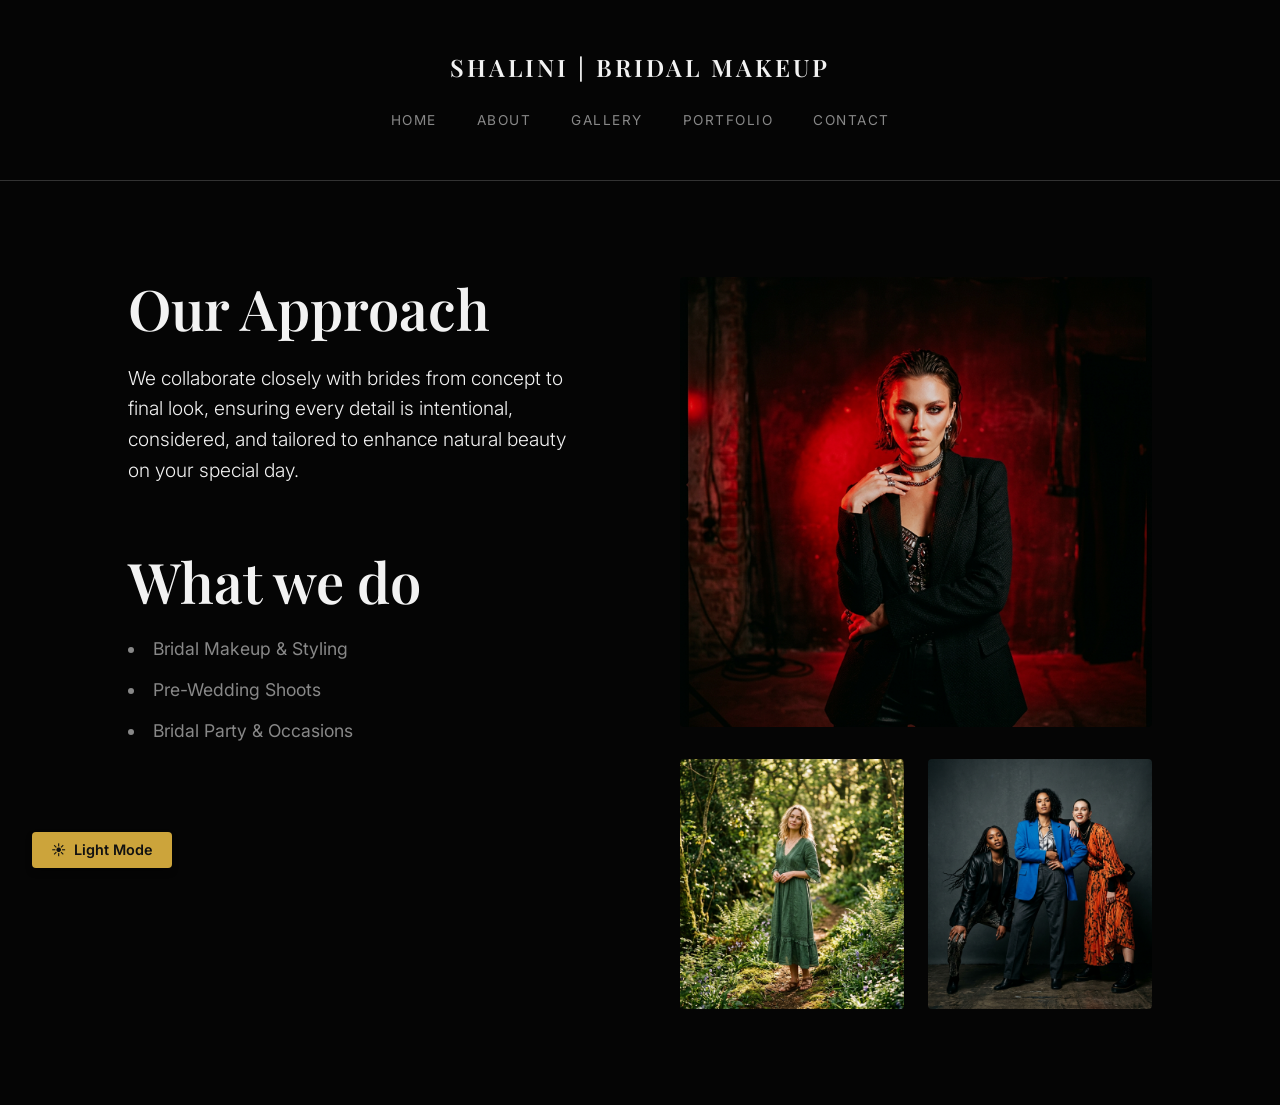
<file: index.html>
<!DOCTYPE html>
<html lang="en">
<head>
    <meta charset="UTF-8">
    <meta name="viewport" content="width=device-width, initial-scale=1.0">
    <title>Shalini | Bridal Makeup Artist</title>
    <link rel="stylesheet" href="styles.css">
    <link href="https://fonts.googleapis.com/css2?family=Playfair+Display:wght@400;600&family=Inter:wght@300;400;500&display=swap" rel="stylesheet">
</head>
<body>
    <header>
        <div class="logo">SHALINI | BRIDAL MAKEUP</div>
        <nav>
            <a href="index.html" class="active">HOME</a>
            <a href="about.html">ABOUT</a>
            <a href="gallery.html">GALLERY</a>
            <a href="portfolio.html">PORTFOLIO</a>
            <a href="contact.html">CONTACT</a>
        </nav>
    </header>

    <button id="theme-toggle" class="theme-toggle">
        <span class="icon">☀️</span> <span id="theme-text">Light Mode</span>
    </button>

    <main>
        <section id="home" class="approach-section">
            <div class="content-left">
                <h2>Our Approach</h2>
                <p>We collaborate closely with brides from concept to final look, ensuring every detail is intentional, considered, and tailored to enhance natural beauty on your special day.</p>
                
                <h2>What we do</h2>
                <ul>
                    <li>Bridal Makeup & Styling</li>
                    <li>Pre-Wedding Shoots</li>
                    <li>Bridal Party & Occasions</li>
                </ul>
            </div>
            <div class="images-right">
                <div class="main-image">
                    <img src="images/fashion_portrait.webp" alt="Model in red">
                </div>
                <div class="sub-images">
                    <img src="images/nature_portrait.webp" alt="Model in nature">
                    <img src="images/group_models.webp" alt="Models posing">
                </div>
            </div>
        </section>
    </main>
    <script src="script.js"></script>
</body>
</html>
</file>
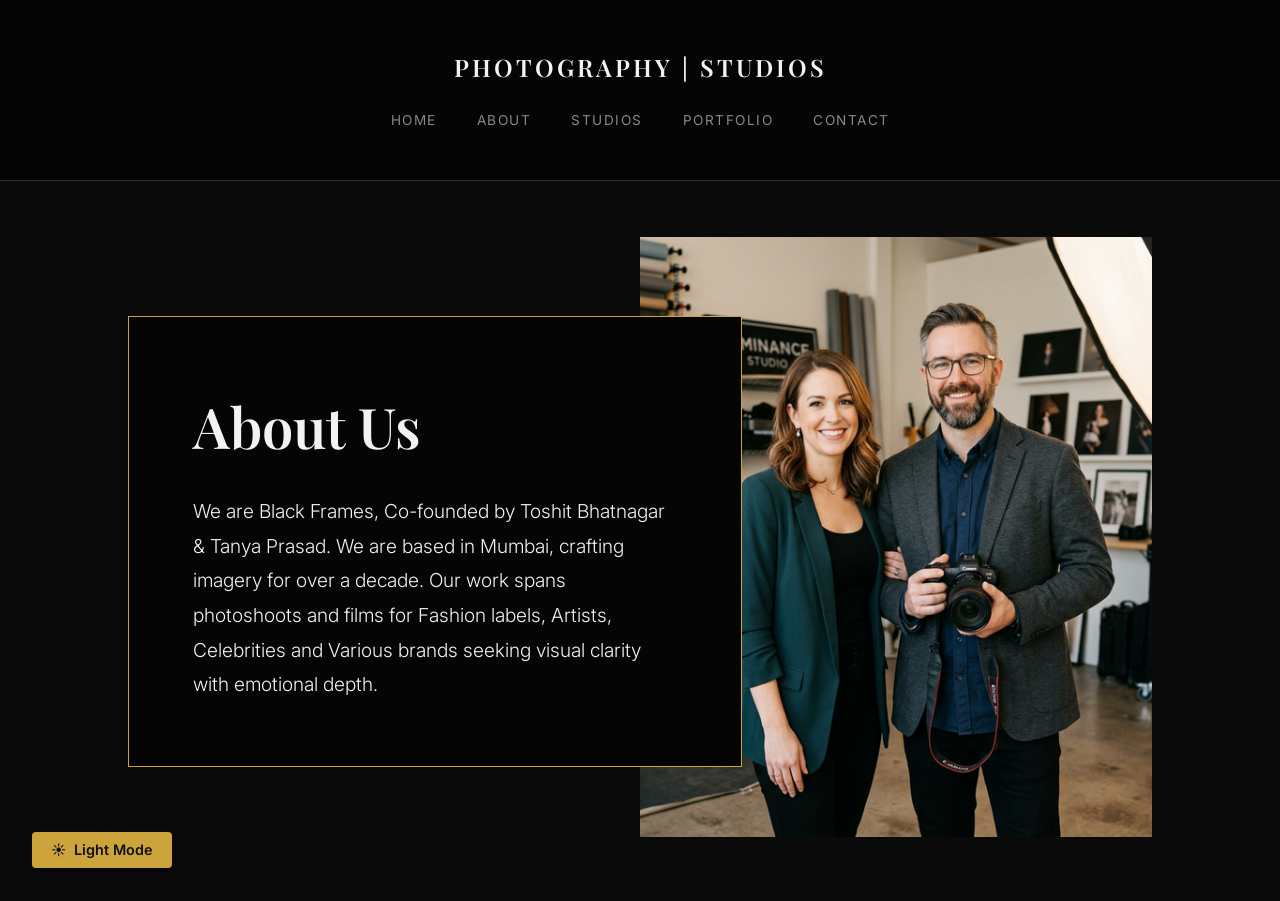
<file: about.html>
<!DOCTYPE html>
<html lang="en">
<head>
    <meta charset="UTF-8">
    <meta name="viewport" content="width=device-width, initial-scale=1.0">
    <title>Black Frames | About</title>
    <link rel="stylesheet" href="styles.css">
    <link href="https://fonts.googleapis.com/css2?family=Playfair+Display:wght@400;600&family=Inter:wght@300;400;500&display=swap" rel="stylesheet">
</head>
<body>
    <header>
        <div class="logo">PHOTOGRAPHY | STUDIOS</div>
        <nav>
            <a href="index.html">HOME</a>
            <a href="about.html" class="active">ABOUT</a>
            <a href="studios.html">STUDIOS</a>
            <a href="portfolio.html">PORTFOLIO</a>
            <a href="contact.html">CONTACT</a>
        </nav>
    </header>

    <button id="theme-toggle" class="theme-toggle">
        <span class="icon">☀️</span> <span id="theme-text">Light Mode</span>
    </button>

    <main>
        <section id="about" class="about-section" style="min-height: 80vh;">
            <div class="about-container">
                <div class="about-text-box">
                    <h2>About Us</h2>
                    <p>We are Black Frames, Co-founded by Toshit Bhatnagar & Tanya Prasad. We are based in Mumbai, crafting imagery for over a decade. Our work spans photoshoots and films for Fashion labels, Artists, Celebrities and Various brands seeking visual clarity with emotional depth.</p>
                </div>
                <div class="about-image">
                    <img src="images/founders.webp" alt="Founders">
                </div>
            </div>
        </section>
    </main>
    <script src="script.js"></script>
</body>
</html>
</file>
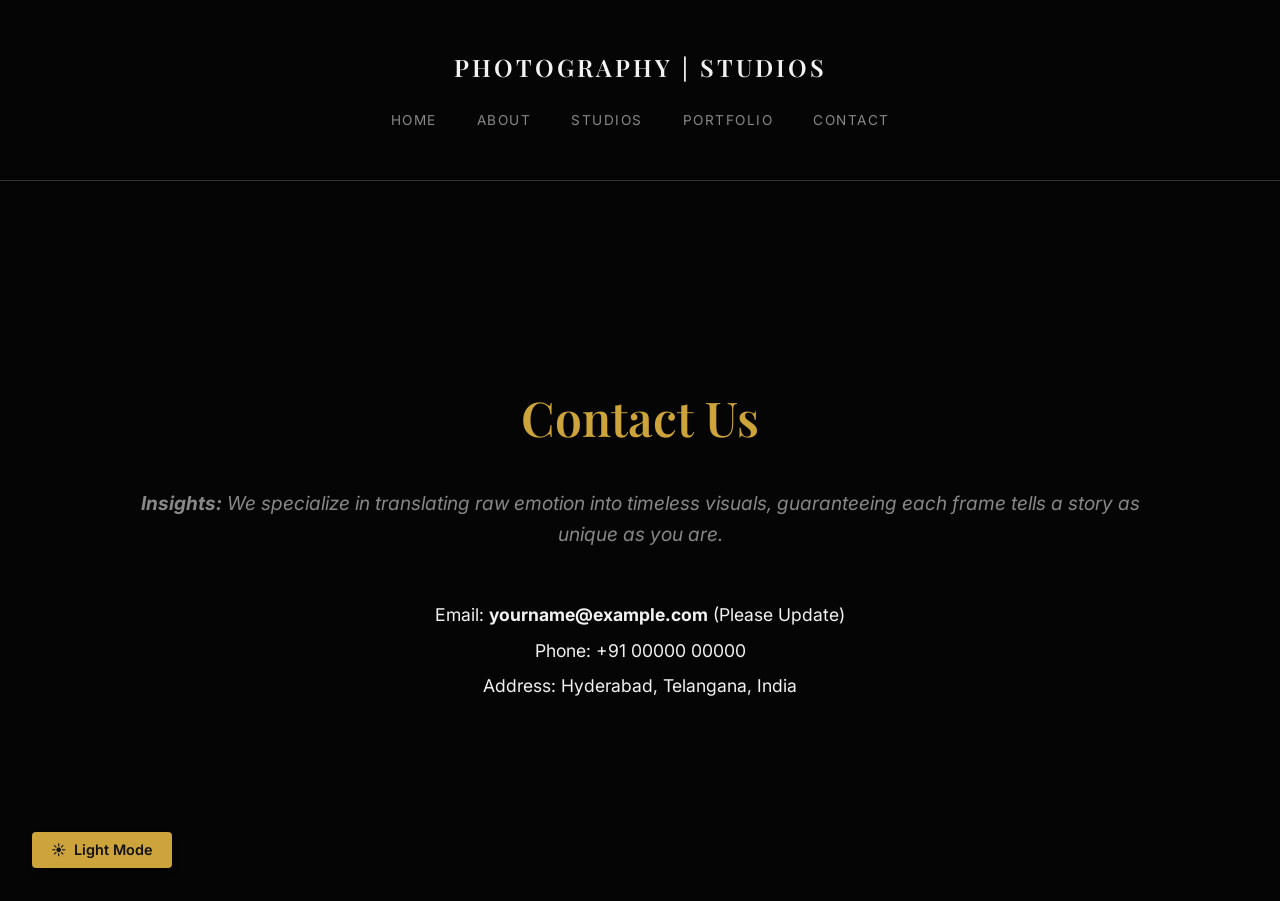
<file: contact.html>
<!DOCTYPE html>
<html lang="en">
<head>
    <meta charset="UTF-8">
    <meta name="viewport" content="width=device-width, initial-scale=1.0">
    <title>Black Frames | Contact</title>
    <link rel="stylesheet" href="styles.css">
    <link href="https://fonts.googleapis.com/css2?family=Playfair+Display:wght@400;600&family=Inter:wght@300;400;500&display=swap" rel="stylesheet">
</head>
<body>
    <header>
        <div class="logo">PHOTOGRAPHY | STUDIOS</div>
        <nav>
            <a href="index.html">HOME</a>
            <a href="about.html">ABOUT</a>
            <a href="studios.html">STUDIOS</a>
            <a href="portfolio.html">PORTFOLIO</a>
            <a href="contact.html" class="active">CONTACT</a>
        </nav>
    </header>

    <button id="theme-toggle" class="theme-toggle">
        <span class="icon">☀️</span> <span id="theme-text">Light Mode</span>
    </button>

    <main>
        <section id="contact" class="contact-section" style="min-height: 80vh;">
            <div class="contact-container">
                 <h2>Contact Us</h2>
                 <p class="insights-text">
                     <strong>Insights:</strong> We specialize in translating raw emotion into timeless visuals, guaranteeing each frame tells a story as unique as you are.
                 </p>
                 <div class="contact-info">
                     <p>Email: <b>yourname@example.com</b> (Please Update)</p>
                     <p>Phone: +91 00000 00000</p>
                     <p>Address: Hyderabad, Telangana, India</p>
                 </div>
            </div>
        </section>
    </main>
    <script src="script.js"></script>
</body>
</html>
</file>
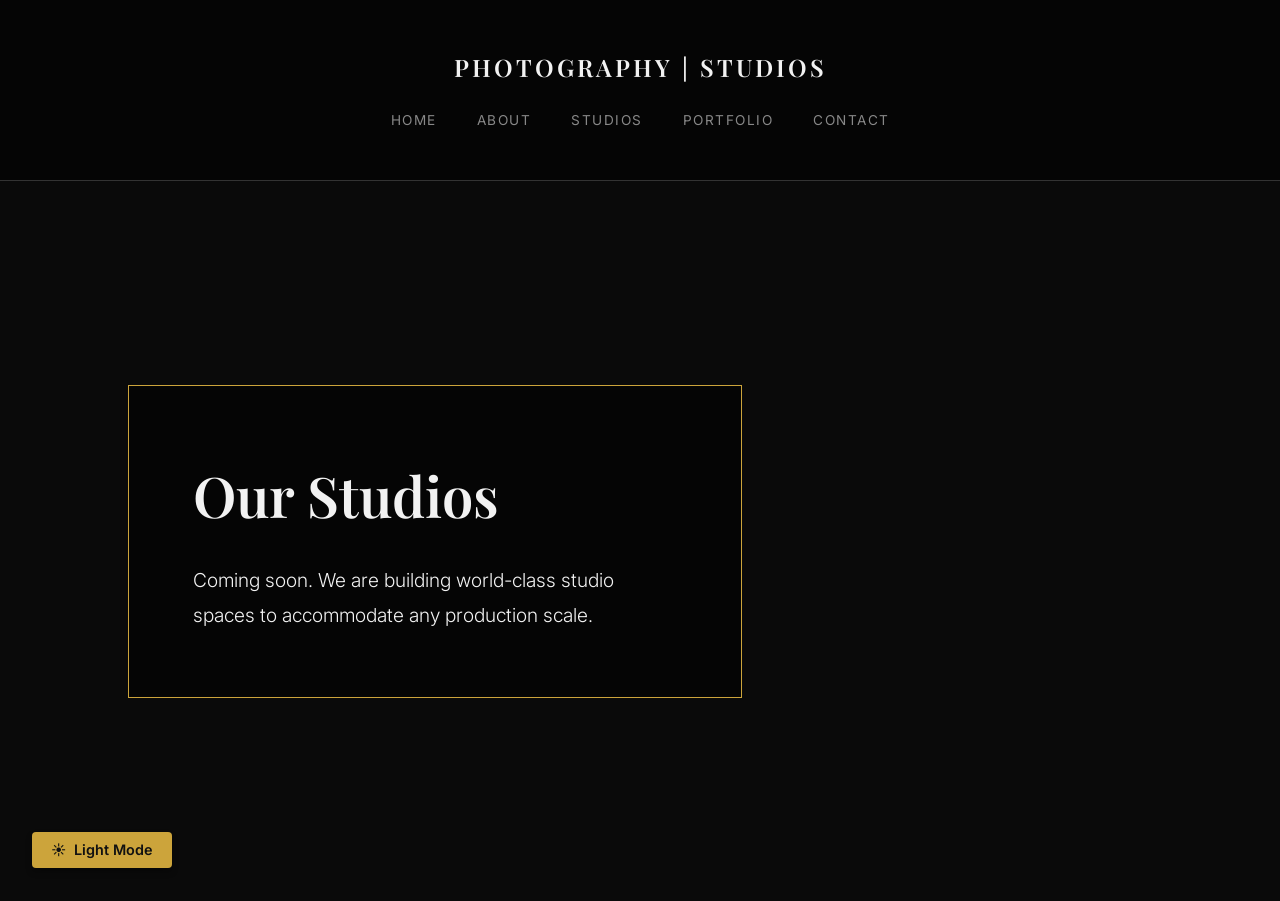
<file: gallery.html>
<!DOCTYPE html>
<html lang="en">
<head>
    <meta charset="UTF-8">
    <meta name="viewport" content="width=device-width, initial-scale=1.0">
    <title>Black Frames | Studios</title>
    <link rel="stylesheet" href="styles.css">
    <link href="https://fonts.googleapis.com/css2?family=Playfair+Display:wght@400;600&family=Inter:wght@300;400;500&display=swap" rel="stylesheet">
</head>
<body>
    <header>
        <div class="logo">PHOTOGRAPHY | STUDIOS</div>
        <nav>
            <a href="index.html">HOME</a>
            <a href="about.html">ABOUT</a>
            <a href="studios.html" class="active">STUDIOS</a>
            <a href="portfolio.html">PORTFOLIO</a>
            <a href="contact.html">CONTACT</a>
        </nav>
    </header>

    <button id="theme-toggle" class="theme-toggle">
        <span class="icon">☀️</span> <span id="theme-text">Light Mode</span>
    </button>

    <main>
        <section id="studios" class="about-section" style="min-height: 80vh;">
            <div class="about-container">
                <div class="about-text-box">
                    <h2>Our Studios</h2>
                    <p>Coming soon. We are building world-class studio spaces to accommodate any production scale.</p>
                </div>
            </div>
        </section>
    </main>
    <script src="script.js"></script>
</body>
</html>
</file>
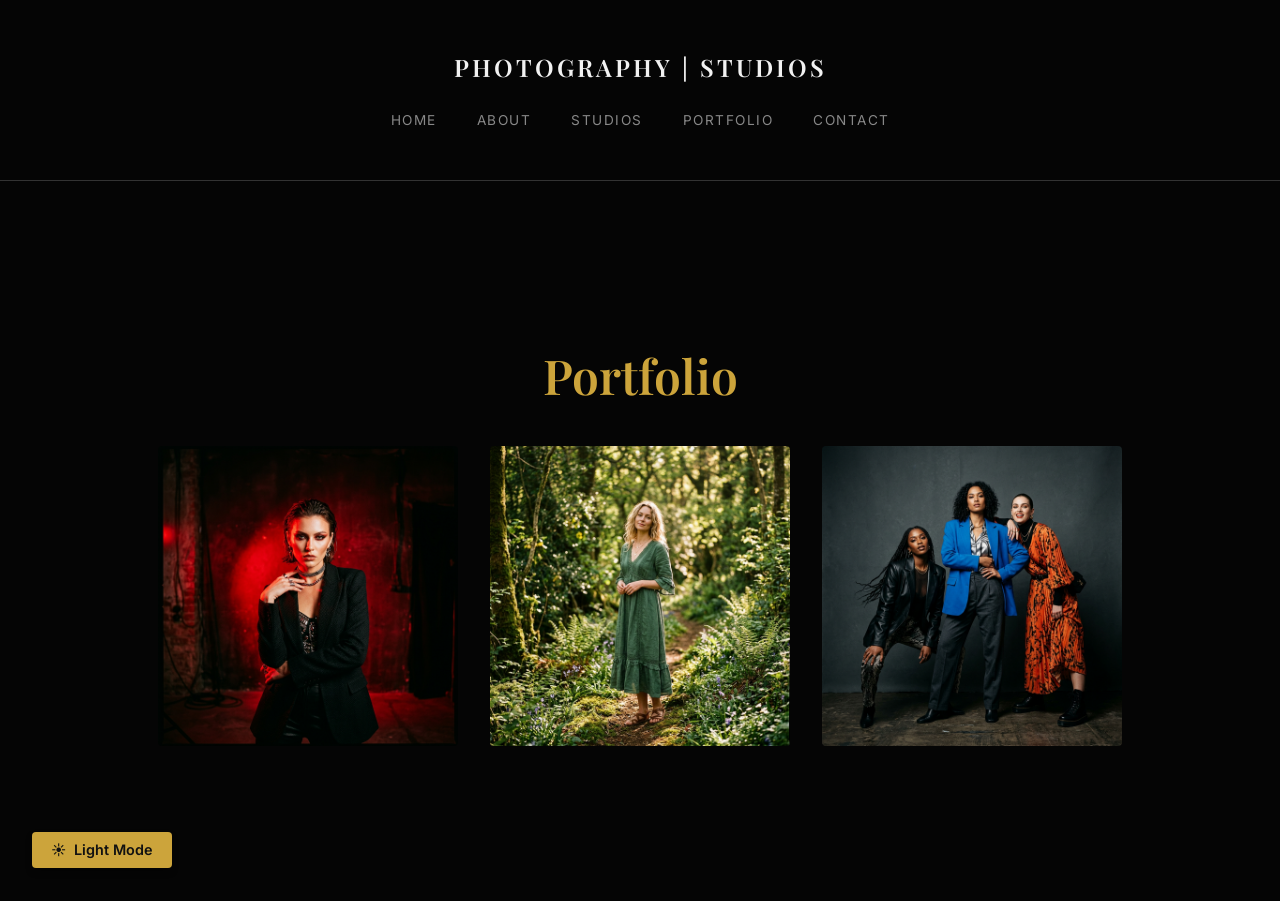
<file: portfolio.html>
<!DOCTYPE html>
<html lang="en">
<head>
    <meta charset="UTF-8">
    <meta name="viewport" content="width=device-width, initial-scale=1.0">
    <title>Black Frames | Portfolio</title>
    <link rel="stylesheet" href="styles.css">
    <link href="https://fonts.googleapis.com/css2?family=Playfair+Display:wght@400;600&family=Inter:wght@300;400;500&display=swap" rel="stylesheet">
</head>
<body>
    <header>
        <div class="logo">PHOTOGRAPHY | STUDIOS</div>
        <nav>
            <a href="index.html">HOME</a>
            <a href="about.html">ABOUT</a>
            <a href="studios.html">STUDIOS</a>
            <a href="portfolio.html" class="active">PORTFOLIO</a>
            <a href="contact.html">CONTACT</a>
        </nav>
    </header>

    <button id="theme-toggle" class="theme-toggle">
        <span class="icon">☀️</span> <span id="theme-text">Light Mode</span>
    </button>

    <main>
        <section id="portfolio" class="about-section" style="min-height: 80vh; background: transparent;">
            <div style="text-align: center; width: 100%;">
                <h2 style="font-size: 3rem; margin-bottom: 2rem; color: var(--accent-color);">Portfolio</h2>
                <div style="display: flex; gap: 2rem; justify-content: center; flex-wrap: wrap;">
                     <img src="images/fashion_portrait.webp" alt="Fashion" style="width: 300px; height: 300px; object-fit: cover; border-radius: 4px;">
                     <img src="images/nature_portrait.webp" alt="Nature" style="width: 300px; height: 300px; object-fit: cover; border-radius: 4px;">
                     <img src="images/group_models.webp" alt="Group" style="width: 300px; height: 300px; object-fit: cover; border-radius: 4px;">
                </div>
            </div>
        </section>
    </main>
    <script src="script.js"></script>
</body>
</html>
</file>
<file: styles.css>
:root {
    --bg-color: #050505;
    --text-color: #f2f2f2;
    --accent-color: #cca43b; /* gold-ish */
    --nav-color: #888;
    --border-color: #cca43b;
}

[data-theme="light"] {
    --bg-color: #f5f5f5;
    --text-color: #1a1a1a;
    --accent-color: #cca43b;
    --nav-color: #555;
    --border-color: #1a1a1a;
}

* {
    margin: 0;
    padding: 0;
    box-sizing: border-box;
}

html {
    scroll-behavior: smooth;
}

body {
    background-color: var(--bg-color);
    color: var(--text-color);
    font-family: 'Inter', sans-serif;
    line-height: 1.6;
    transition: background-color 0.3s, color 0.3s;
}

h1, h2, h3, .logo {
    font-family: 'Playfair Display', serif;
    font-weight: 600;
}

header {
    display: flex;
    flex-direction: column;
    align-items: center;
    padding: 3rem 0;
    border-bottom: 1px solid #333;
}

[data-theme="light"] header {
    border-bottom: 1px solid #ccc;
}

.logo {
    font-size: 1.5rem;
    letter-spacing: 3px;
    margin-bottom: 1.5rem;
    text-transform: uppercase;
}

nav {
    display: flex;
    gap: 2.5rem;
}

nav a {
    color: var(--nav-color);
    text-decoration: none;
    font-size: 0.85rem;
    letter-spacing: 1.5px;
    text-transform: uppercase;
    transition: color 0.3s;
}

nav a:hover {
    color: var(--text-color);
}

.theme-toggle {
    position: fixed;
    bottom: 2rem;
    left: 2rem;
    background-color: var(--accent-color);
    color: #111;
    border: none;
    padding: 0.6rem 1.2rem;
    border-radius: 4px;
    cursor: pointer;
    font-family: 'Inter', sans-serif;
    font-weight: 600;
    font-size: 0.9rem;
    display: flex;
    align-items: center;
    gap: 0.5rem;
    z-index: 100;
    box-shadow: 0 4px 6px rgba(0,0,0,0.3);
    transition: transform 0.2s;
}

.theme-toggle:hover {
    transform: translateY(-2px);
}

section {
    padding: 6rem 10%;
    min-height: 80vh;
    display: flex;
    align-items: center;
    justify-content: center;
}

/* Approach Section */
.approach-section {
    display: grid;
    grid-template-columns: 1fr 1fr;
    gap: 5rem;
    align-items: flex-start;
}

.content-left h2 {
    font-size: 3.5rem;
    margin-bottom: 1.5rem;
    line-height: 1.1;
}

.content-left p {
    font-size: 1.2rem;
    margin-bottom: 4rem;
    max-width: 95%;
    font-weight: 300;
}

.content-left ul {
    list-style: disc inside;
    font-size: 1.1rem;
    margin-top: 1.5rem;
    color: var(--nav-color);
}

.content-left ul li {
    margin-bottom: 0.8rem;
}

.images-right {
    display: flex;
    flex-direction: column;
    gap: 1.5rem;
}

.main-image img {
    width: 100%;
    border-radius: 4px;
    object-fit: cover;
    height: 450px;
    filter: brightness(0.9);
    transition: filter 0.3s;
}

.main-image img:hover {
    filter: brightness(1);
}

.sub-images {
    display: flex;
    gap: 1.5rem;
}

.sub-images img {
    width: calc(50% - 0.75rem);
    border-radius: 4px;
    object-fit: cover;
    height: 250px;
}

/* About Section */
.about-section {
    background-color: #0a0a0a;
}
[data-theme="light"] .about-section {
    background-color: #eaeaea;
}

.about-container {
    display: flex;
    align-items: center;
    position: relative;
    width: 100%;
    max-width: 1200px;
}

.about-text-box {
    border: 1px solid var(--border-color);
    padding: 4rem;
    width: 60%;
    position: relative;
    z-index: 2;
    background-color: var(--bg-color);
}

.about-text-box h2 {
    font-size: 3.5rem;
    margin-bottom: 1.5rem;
}

.about-text-box p {
    font-size: 1.2rem;
    font-weight: 300;
    line-height: 1.8;
}

.about-image {
    width: 50%;
    position: absolute;
    right: 0;
    z-index: 1;
}

.about-image img {
    width: 100%;
    height: 600px;
    object-fit: cover;
}

/* Contact Section */
.contact-section {
    display: flex;
    justify-content: center;
    text-align: center;
}

.contact-container h2 {
    font-size: 3rem;
    margin-bottom: 2rem;
    color: var(--accent-color);
}

.contact-container .insights-text {
    font-size: 1.2rem;
    margin-bottom: 3rem;
    font-style: italic;
    color: var(--nav-color);
}

.contact-info {
    font-size: 1.1rem;
    line-height: 2;
}

/* Responsive */
@media (max-width: 900px) {
    .approach-section {
        grid-template-columns: 1fr;
    }
    .about-container {
        flex-direction: column;
    }
    .about-text-box {
        width: 100%;
        margin-bottom: 2rem;
        padding: 2rem;
    }
    .about-image {
        position: static;
        width: 100%;
    }
    .about-image img {
        height: auto;
    }
}
</file>
